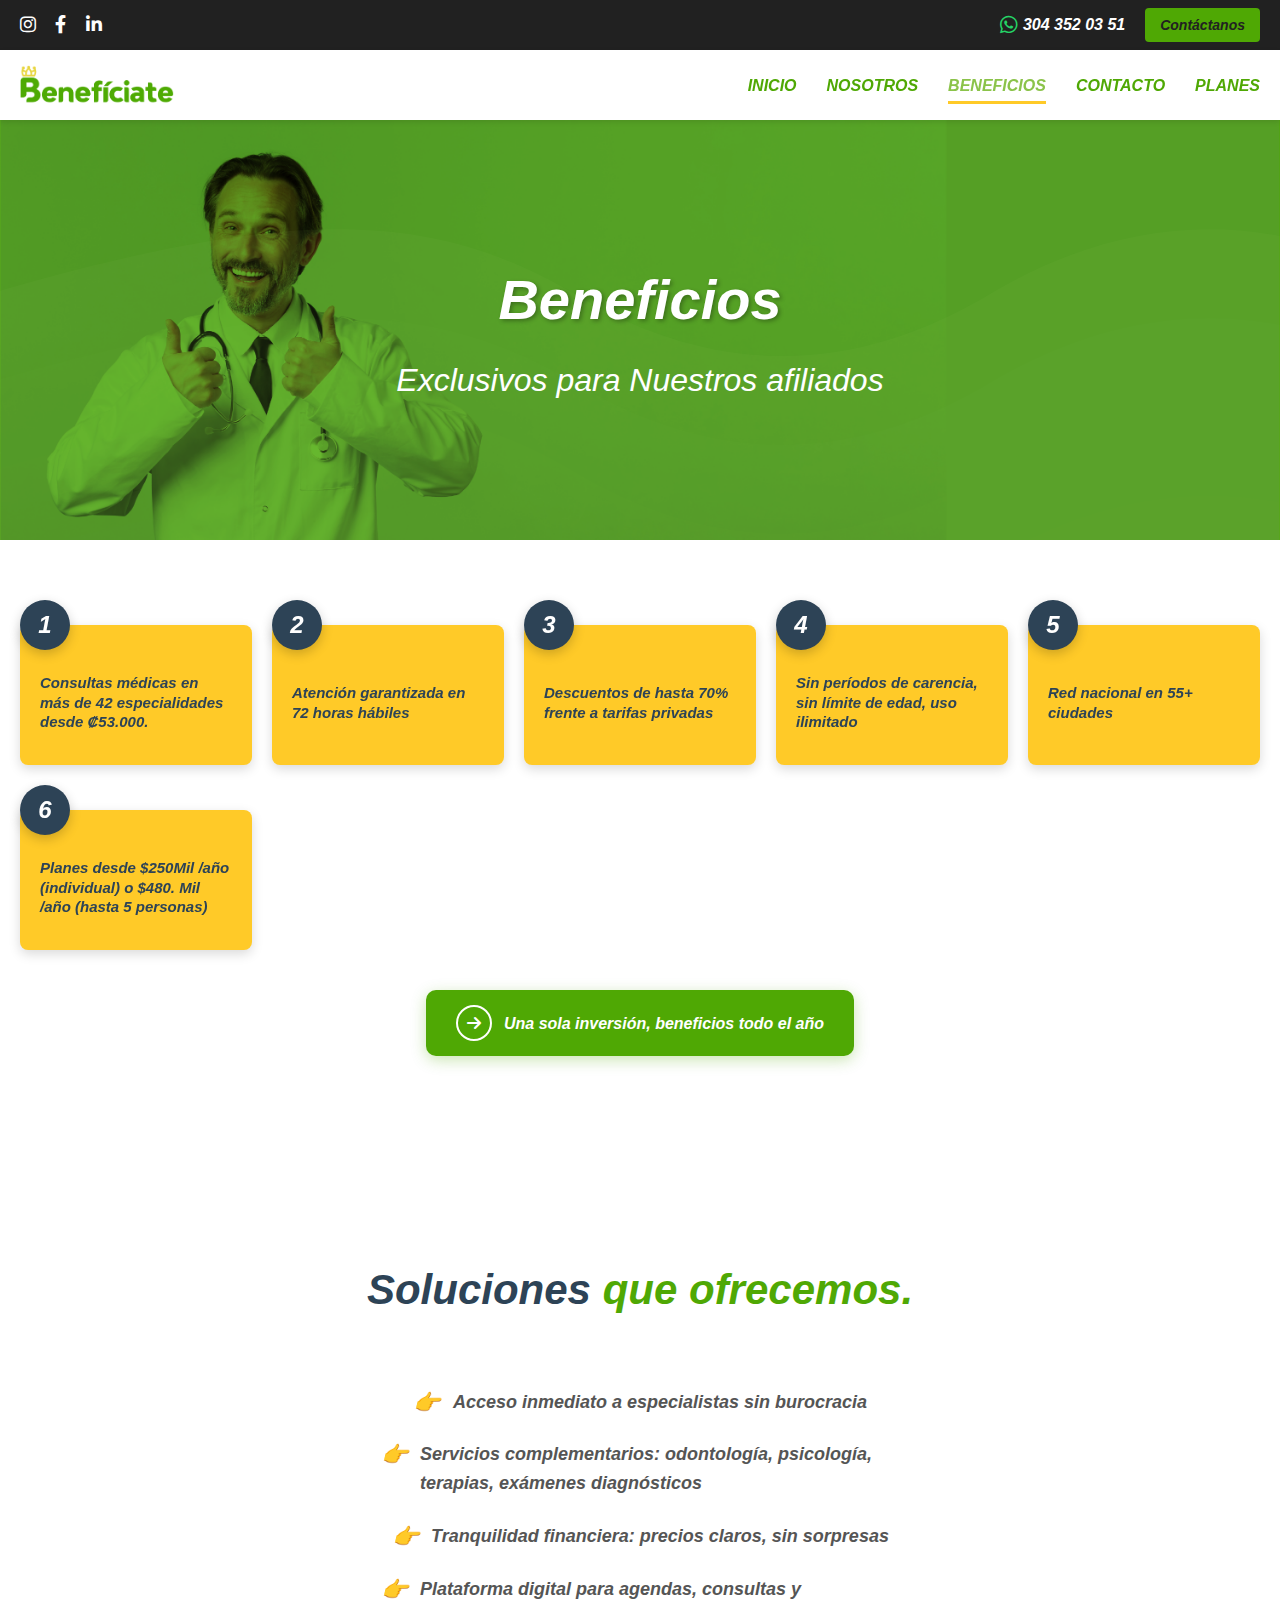
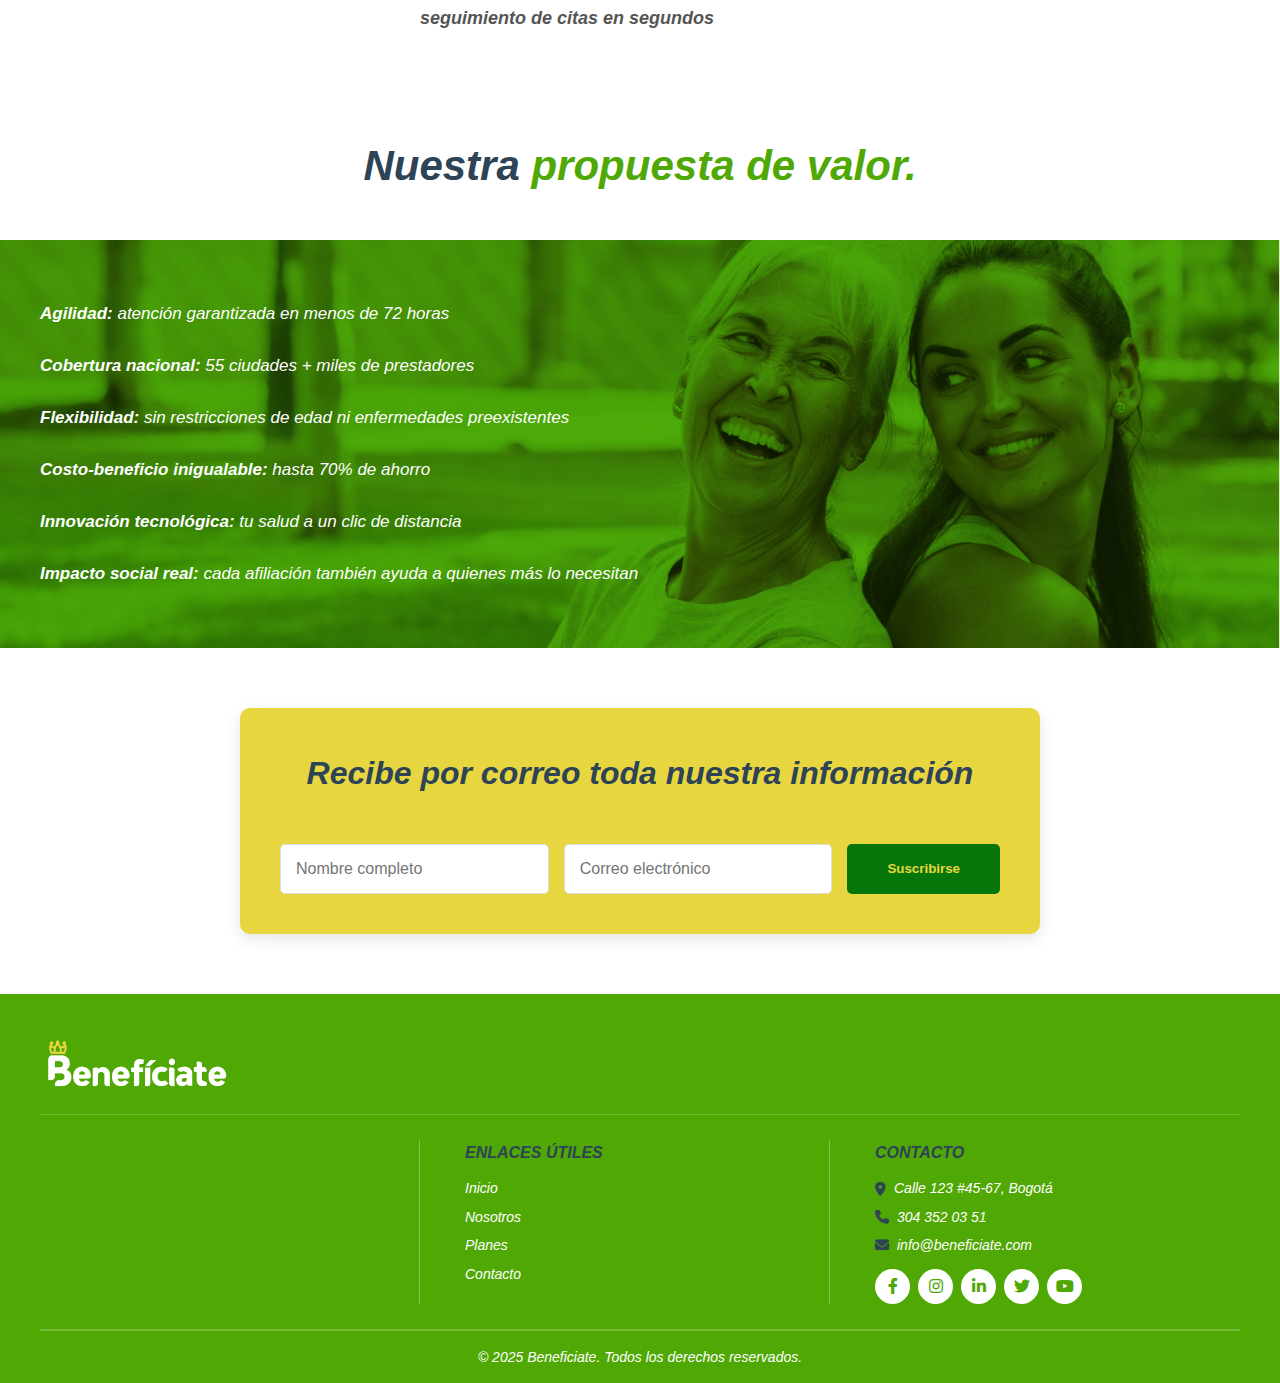
<file: beneficios.html>
<!DOCTYPE html>
<html lang="es">
<head>
    <meta charset="UTF-8">
    <meta name="viewport" content="width=device-width, initial-scale=1.0">
    <title>Beneficios - Beneficiate</title>
    <link rel="stylesheet" href="styles-beneficios.css">
    <link rel="stylesheet" href="https://cdnjs.cloudflare.com/ajax/libs/font-awesome/6.0.0-beta3/css/all.min.css">
</head>
<body>
    <!-- Barra superior con redes sociales y contacto -->
    <div class="top-bar">
        <div class="social-icons">
            <a href="#"><i class="fab fa-instagram"></i></a>
            <a href="#"><i class="fab fa-facebook-f"></i></a>
            <a href="#"><i class="fab fa-linkedin-in"></i></a>
        </div>
        <div class="contact-info">
            <a href="https://wa.me/573043520351" class="whatsapp-link">
                <i class="fab fa-whatsapp"></i> <strong><em>304 352 03 51</em></strong>
            </a>
            <a href="#contacto" class="contact-button"><em>Contáctanos</em></a>
        </div>
    </div>

    <!-- Barra de navegación -->
    <nav class="main-nav">
        <div class="logo">
            <img src="images/logo-beneficiate.png" alt="Beneficiate Logo">
        </div>
        <ul class="menu">
            <li><a href="Index.html">INICIO</a></li>
            <li><a href="Nosotros.html">NOSOTROS</a></li>
            <li><a href="#" class="active">BENEFICIOS</a></li>
            <li><a href="Contacto.html">CONTACTO</a></li>
            <li><a href="Planes.html">PLANES</a></li>
        </ul>
    </nav>

    <!-- Sección Hero -->
    <section class="hero">
        <div class="wave-background"></div>
        <img src="images/doctor-hero.png" alt="Contacto Beneficiate" class="hero-image">
        <div class="hero-content">
            <h1><em>Beneficios</em></h1>
            <h2><em>Exclusivos para Nuestros afiliados</em></h2>
        </div>
    </section>

    <!-- Timeline de Beneficios -->
    <section class="timeline-section">
        <div class="timeline-container">
            <div class="timeline-item">
                <div class="timeline-badge">1</div>
                <div class="timeline-content">
                    <h3>Consultas médicas en más de 42 especialidades desde ₡53.000.</h3>
                </div>
            </div>

            <div class="timeline-item">
                <div class="timeline-badge">2</div>
                <div class="timeline-content">
                    <h3>Atención garantizada en 72 horas hábiles</h3>
                </div>
            </div>

            <div class="timeline-item">
                <div class="timeline-badge">3</div>
                <div class="timeline-content">
                    <h3>Descuentos de hasta 70% frente a tarifas privadas</h3>
                </div>
            </div>

            <div class="timeline-item">
                <div class="timeline-badge">4</div>
                <div class="timeline-content">
                    <h3>Sin períodos de carencia, sin límite de edad, uso ilimitado</h3>
                </div>
            </div>

            <div class="timeline-item">
                <div class="timeline-badge">5</div>
                <div class="timeline-content">
                    <h3>Red nacional en 55+ ciudades</h3>
                </div>
            </div>

            <div class="timeline-item">
                <div class="timeline-badge">6</div>
                <div class="timeline-content">
                    <h3>Planes desde $250Mil /año (individual) o $480. Mil /año (hasta 5 personas)</h3>
            </div>
        </div>
        </div>
            
        <div class="timeline-cta">
            <a href="Planes.html" class="cta-button">
                <i class="fas fa-arrow-right"></i>
                Una sola inversión, beneficios todo el año
            </a>
        </div>

       
    </section>

   <!-- Sección Soluciones -->
    <section class="solutions-section">
        <div class="solutions-container">
            <h2>Soluciones <span class="green">que ofrecemos.</span></h2>
            <!-- Reemplaza cada solution-item para usar el emoji -->
<div class="solution-item">
  <span class="solution-icon" aria-hidden="true">👉</span>
  <p>Acceso inmediato a especialistas sin burocracia</p>
</div>

<div class="solution-item">
  <span class="solution-icon" aria-hidden="true">👉</span>
  <p>Servicios complementarios: odontología, psicología, terapias, exámenes diagnósticos</p>
</div>

<div class="solution-item">
  <span class="solution-icon" aria-hidden="true">👉</span>
  <p>Tranquilidad financiera: precios claros, sin sorpresas</p>
</div>

<div class="solution-item">
  <span class="solution-icon" aria-hidden="true">👉</span>
  <p>Plataforma digital para agendas, consultas y seguimiento de citas en segundos</p>
</div>
            </div>
        </div>
    </section>

    <!-- Sección Propuesta de Valor -->
    <h2 class="value-title">Nuestra <span class="green">propuesta de valor.</span></h2>
    <section class="value-proposition">
        
            <div class="value-container">
            <div class="value-content">
                
                
                <div class="value-list">
                    <div class="value-item">
                        
                        <p><strong>Agilidad:</strong> atención garantizada en menos de 72 horas</p>
                    </div>

                    <div class="value-item">
                        
                        <p><strong>Cobertura nacional: </strong>55 ciudades + miles de prestadores</p>
                    </div>

                    <div class="value-item">
                        
                        <p><strong>Flexibilidad:</strong> sin restricciones de edad ni enfermedades
preexistentes</p>
                    </div>

                    <div class="value-item">
                        
                        <p><strong>Costo-beneficio inigualable:</strong> hasta 70% de ahorro</p>
                    </div>

                    <div class="value-item">
                        
                        <p><strong>Innovación tecnológica:</strong> tu salud a un clic de distancia</p>
                    </div>

                    <div class="value-item">
                        
                        <p><strong>Impacto social real:</strong> cada afiliación también ayuda a quienes más
lo necesitan</p>
                    </div>
                </div>
            </div>

            <div class="value-image">
                <img src="images/value-proposition.png" alt="Propuesta de Valor">
            </div>
        </div>
    </section>

    <!-- Sección Contacto -->
    <section class="contacto-section">
        <div class="contacto-container">
            
            <div class="contacto-form-container">
                <form class="contacto-form">
                    <h2 class="contacto-title">Recibe por correo toda nuestra información</h2>
                    <input type="text" placeholder="Nombre completo" required>
                    <input type="email" placeholder="Correo electrónico" required>
                    <button type="submit" class="contacto-submit">Suscribirse</button>
                </form>
            </div>
        </div>
    </section>

    <!-- Footer -->
    <footer class="main-footer">
        <div class="footer-container">
            <div class="footer-logo">
                <img src="images/logo-beneficiate-white.png" alt="Beneficiate Logo">
                </div>
            
            <div class="footer-columns">
                <div class="footer-column">
                    
                </div>
                <div class="footer-column">
                    <h3>ENLACES ÚTILES</h3>
                    <ul>
                        <li><a href="#">Inicio</a></li>
                        <li><a href="#">Nosotros</a></li>
                        <li><a href="#">Planes</a></li>
                        <li><a href="#">Contacto</a></li>
                    </ul>
                </div>
                <div class="footer-column">
                    <h3>CONTACTO</h3>
                    <ul class="footer-contact">
                        <li><i class="fas fa-map-marker-alt"></i> Calle 123 #45-67, Bogotá</li>
                        <li><i class="fas fa-phone"></i> 304 352 03 51</li>
                        <li><i class="fas fa-envelope"></i> info@beneficiate.com</li>
                    </ul>
                    <div class="footer-social">
                        <a href="#"><i class="fab fa-facebook-f"></i></a>
                        <a href="#"><i class="fab fa-instagram"></i></a>
                        <a href="#"><i class="fab fa-linkedin-in"></i></a>
                        <a href="#"><i class="fab fa-twitter"></i></a>
                        <a href="#"><i class="fab fa-youtube"></i></a>
                    </div>
                </div>
            </div>
            
            <div class="footer-bottom">
                <p>&copy; 2025 Beneficiate. Todos los derechos reservados.</p>
            </div>
        </div>
    </footer>

   </body>
</html>
</file>
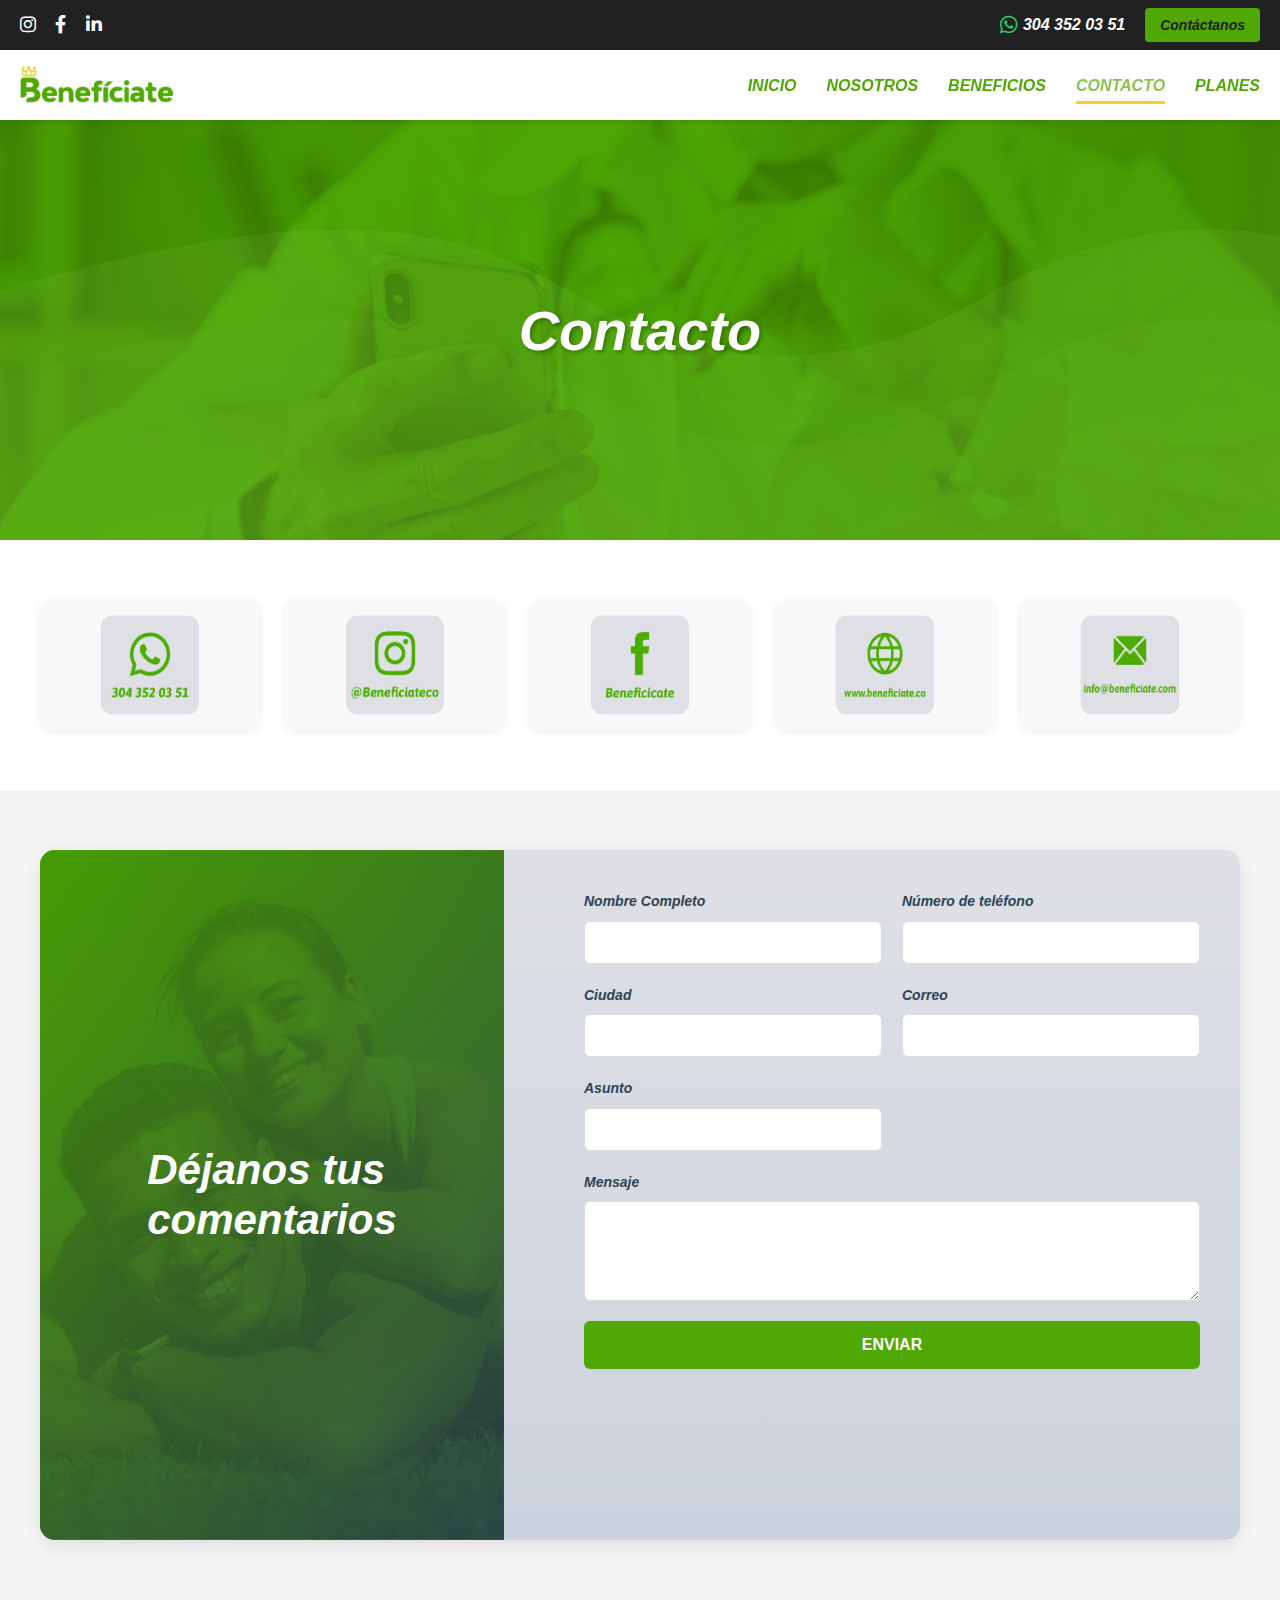
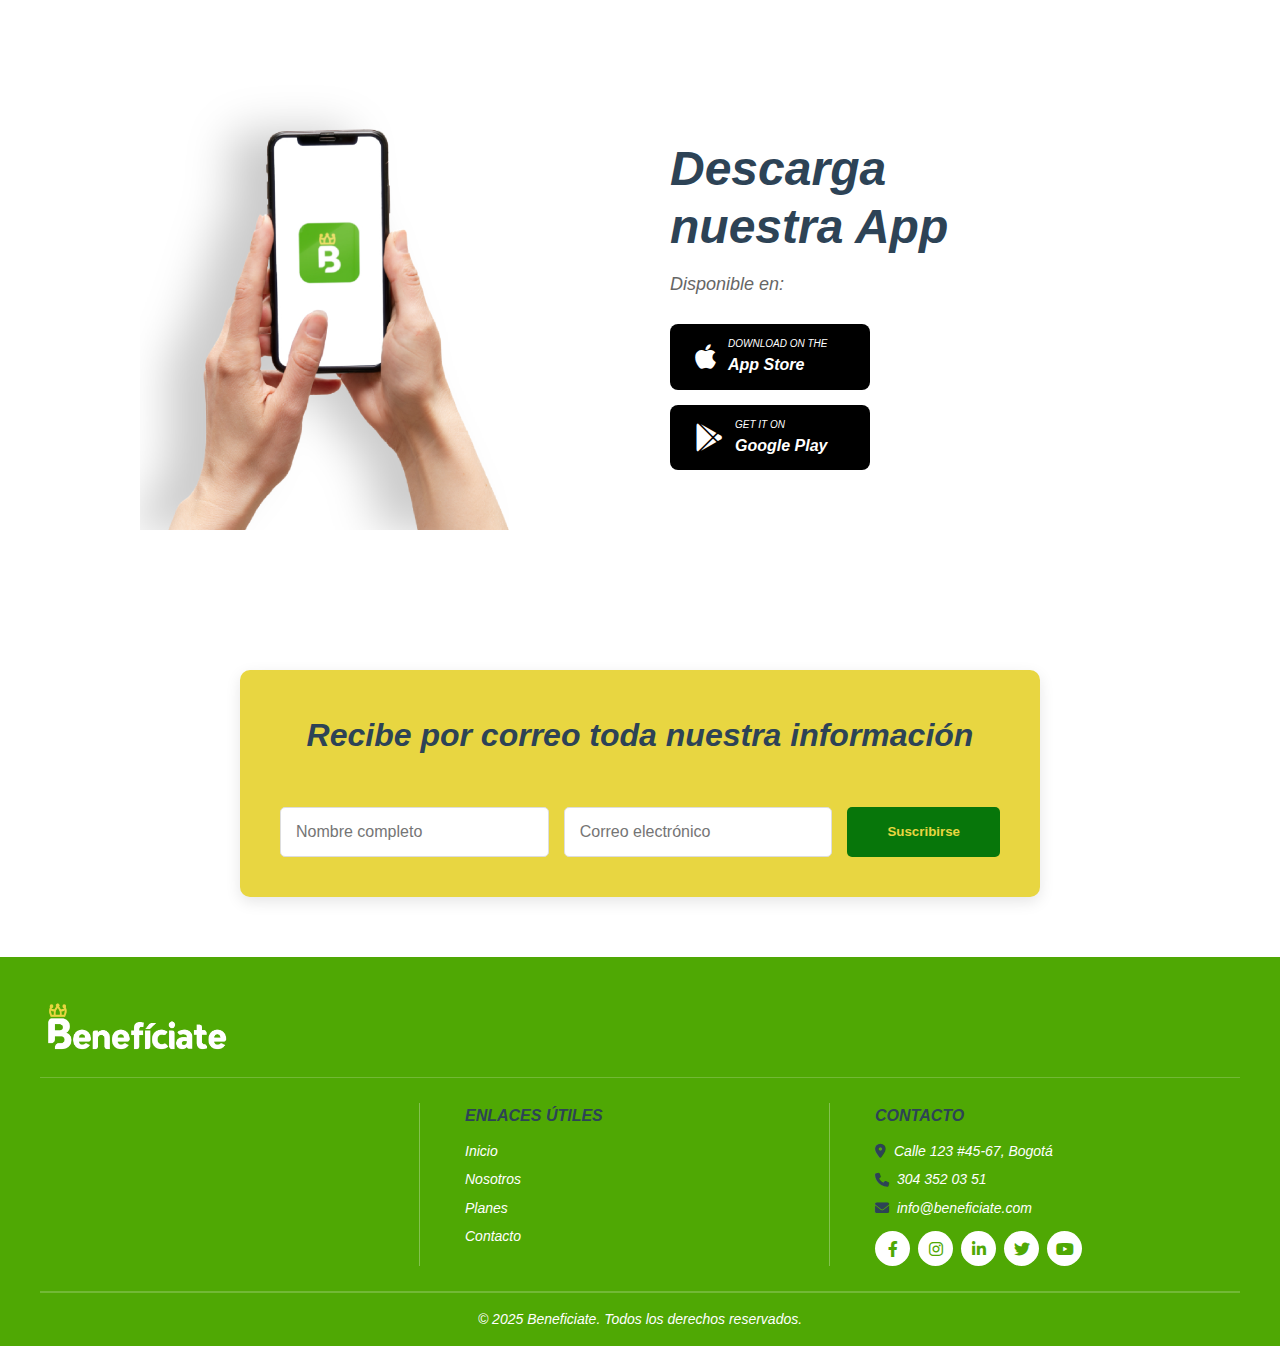
<file: contacto.html>
<!DOCTYPE html>
<html lang="es">
<head>
    <meta charset="UTF-8">
    <meta name="viewport" content="width=device-width, initial-scale=1.0">
    <title>Contacto - Beneficiate</title>
    <link rel="stylesheet" href="styles-contacto.css">
    <link rel="stylesheet" href="https://cdnjs.cloudflare.com/ajax/libs/font-awesome/6.0.0-beta3/css/all.min.css">
</head>
<body>
    <!-- Barra superior con redes sociales y contacto -->
    <div class="top-bar">
        <div class="social-icons">
            <a href="#"><i class="fab fa-instagram"></i></a>
            <a href="#"><i class="fab fa-facebook-f"></i></a>
            <a href="#"><i class="fab fa-linkedin-in"></i></a>
        </div>
        <div class="contact-info">
            <a href="https://wa.me/573043520351" class="whatsapp-link">
                <i class="fab fa-whatsapp"></i> <strong><em>304 352 03 51</em></strong>
            </a>
            <a href="#contacto" class="contact-button"><em>Contáctanos</em></a>
        </div>
    </div>

    <!-- Barra de navegación -->
    <nav class="main-nav">
        <div class="logo">
            <img src="images/logo-beneficiate.png" alt="Beneficiate Logo">
        </div>
        <ul class="menu">
            <li><a href="Index.html">INICIO</a></li>
            <li><a href="Nosotros.html">NOSOTROS</a></li>
            <li><a href="beneficios.html">BENEFICIOS</a></li>
            <li><a href="#" class="active">CONTACTO</a></li>
            <li><a href="Planes.html">PLANES</a></li>
        </ul>
    </nav>

    <!-- Sección Hero -->
    <section class="hero">
        <div class="wave-background"></div>
        <img src="images/contacto-hero.png" alt="Contacto Beneficiate" class="hero-image">
        <div class="hero-content">
            <h1><em>Contacto</em></h1>
        </div>
    </section>

    <!-- Sección Canales de Contacto -->
    <section class="contact-channels">
        <div class="channels-container">
            <a href="https://wa.me/573043520351" class="channel-card whatsapp" target="_blank">
                <div class="channel-icon">
                <img src="images/wicon.png" alt="Whatsapp" />
            </div>
            </a>

            <a href="https://instagram.com/beneficiate" class="channel-card instagram" target="_blank">
                <div class="channel-icon">
                <img src="images/igicon.png" alt="instagram" />
            </div>

            </a>

            <a href="https://facebook.com/beneficiate" class="channel-card facebook" target="_blank">
                <div class="channel-icon">
                <img src="images/fbicon.png" alt="Facebook" />
            </div>
            </a>

            <a href="#" class="channel-card web">
               <div class="channel-icon">
                <img src="images/webicon.png" alt="website" />
            </div>
            </a>

            <a href="mailto:info@beneficiate.com" class="channel-card email">
           <div class="channel-icon">
                <img src="images/emailicon.png" alt="Email" />
            </div>
            </a>
        </div>
    </section>

    <!-- Sección Formulario de Contacto -->
    <section class="form-section">
        <div class="form-container">
            <div class="form-image">
                <img src="images/formulario-image.png" alt="Familia feliz">
                <div class="form-overlay">
                    <h2>Déjanos tus<br>comentarios</h2>
                </div>
            </div>

            <div class="form-wrapper">
                <form class="contact-form" id="contactForm">
                    <div class="form-group">
                        <label for="nombre">Nombre Completo</label>
                        <input type="text" id="nombre" name="nombre" required>
                    </div>

                    <div class="form-group">
                        <label for="telefono">Número de teléfono</label>
                        <input type="tel" id="telefono" name="telefono" required>
                    </div>

                    <div class="form-group">
                        <label for="ciudad">Ciudad</label>
                        <input type="text" id="ciudad" name="ciudad" required>
                    </div>

                    <div class="form-group">
                        <label for="correo">Correo</label>
                        <input type="email" id="correo" name="correo" required>
                    </div>

                    <div class="form-group">
                        <label for="asunto">Asunto</label>
                        <input type="text" id="asunto" name="asunto" required>
                    </div>

                    <div class="form-group full-width">
                        <label for="mensaje">Mensaje</label>
                        <textarea id="mensaje" name="mensaje" rows="4" required></textarea>
                    </div>

                    <button type="submit" class="submit-btn">Enviar</button>
                </form>
            </div>
        </div>
    </section>

    <!-- Sección App -->
    <section class="app-section">
        <div class="app-container">
            <div class="app-image">
                <img src="images/app-mockup.png" alt="App Beneficiate">
            </div>
            <div class="app-content">
                <h2>Descarga<br>nuestra App</h2>
                <p>Disponible en:</p>
                <div class="app-buttons">
                    <a href="#" class="app-btn">
                        <i class="fab fa-apple"></i>
                        <div>
                            <span class="small">Download on the</span>
                            <span class="large">App Store</span>
                        </div>
                    </a>
                    <a href="#" class="app-btn">
                        <i class="fab fa-google-play"></i>
                        <div>
                            <span class="small">GET IT ON</span>
                            <span class="large">Google Play</span>
                        </div>
                    </a>
                </div>
            </div>
        </div>
    </section>
  <!-- Sección Contacto -->
    <section class="contacto-section">
        <div class="contacto-container">
                <div class="contacto-form-container">
                    <form class="contacto-form">
                    <h2 class="contacto-title">Recibe por correo toda nuestra información</h2>
                    <input type="text" placeholder="Nombre completo" required>
                    <input type="email" placeholder="Correo electrónico" required>
                    <button type="submit" class="contacto-submit">Suscribirse</button>
                </form>
            </div>
        </div>
    </section>

    <!-- Footer -->
    <footer class="main-footer">
        <div class="footer-container">
            <div class="footer-logo">
                <img src="images/logo-beneficiate-white.png" alt="Beneficiate Logo">
            </div>
            
            <div class="footer-columns">
                <div class="footer-column">
                    
                </div>
                <div class="footer-column">
                    <h3>ENLACES ÚTILES</h3>
                    <ul>
                        <li><a href="Index.html">Inicio</a></li>
                        <li><a href="Nosotros.html">Nosotros</a></li>
                        <li><a href="Planes.html">Planes</a></li>
                        <li><a href="Contacto.html">Contacto</a></li>
                    </ul>
                </div>
                <div class="footer-column">
                    <h3>CONTACTO</h3>
                    <ul class="footer-contact">
                        <li><i class="fas fa-map-marker-alt"></i> Calle 123 #45-67, Bogotá</li>
                        <li><i class="fas fa-phone"></i> 304 352 03 51</li>
                        <li><i class="fas fa-envelope"></i> info@beneficiate.com</li>
                    </ul>
                    <div class="footer-social">
                        <a href="#"><i class="fab fa-facebook-f"></i></a>
                        <a href="#"><i class="fab fa-instagram"></i></a>
                        <a href="#"><i class="fab fa-linkedin-in"></i></a>
                        <a href="#"><i class="fab fa-twitter"></i></a>
                        <a href="#"><i class="fab fa-youtube"></i></a>
                    </div>
                </div>
            </div>
            
            <div class="footer-bottom">
                <p>&copy; 2025 Beneficiate. Todos los derechos reservados.</p>
            </div>
        </div>
    </footer>

    <script>
        // Manejo del formulario
        document.getElementById('contactForm').addEventListener('submit', function(e) {
            e.preventDefault();
            
            // Aquí puedes agregar la lógica para enviar el formulario
            alert('¡Gracias por contactarnos! Te responderemos pronto.');
            this.reset();
        });
    </script>
</body>
</html>
</file>
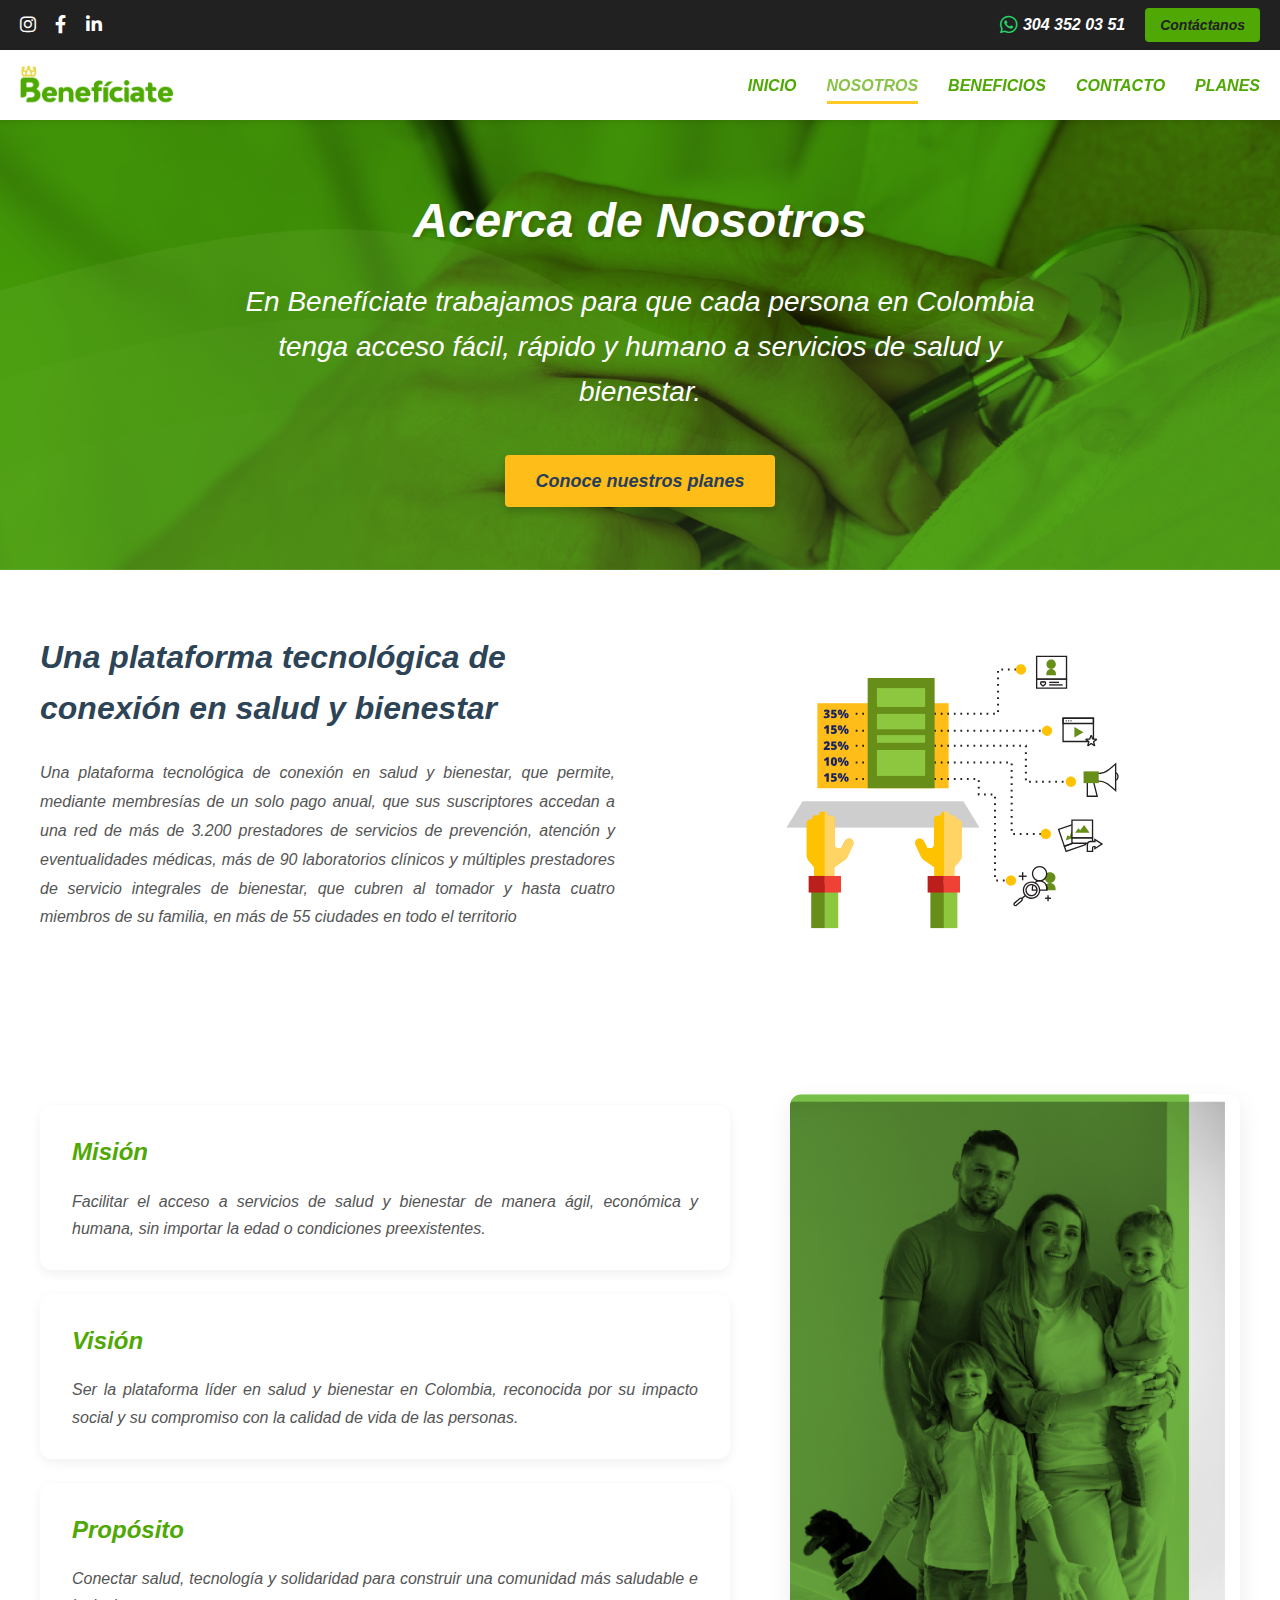
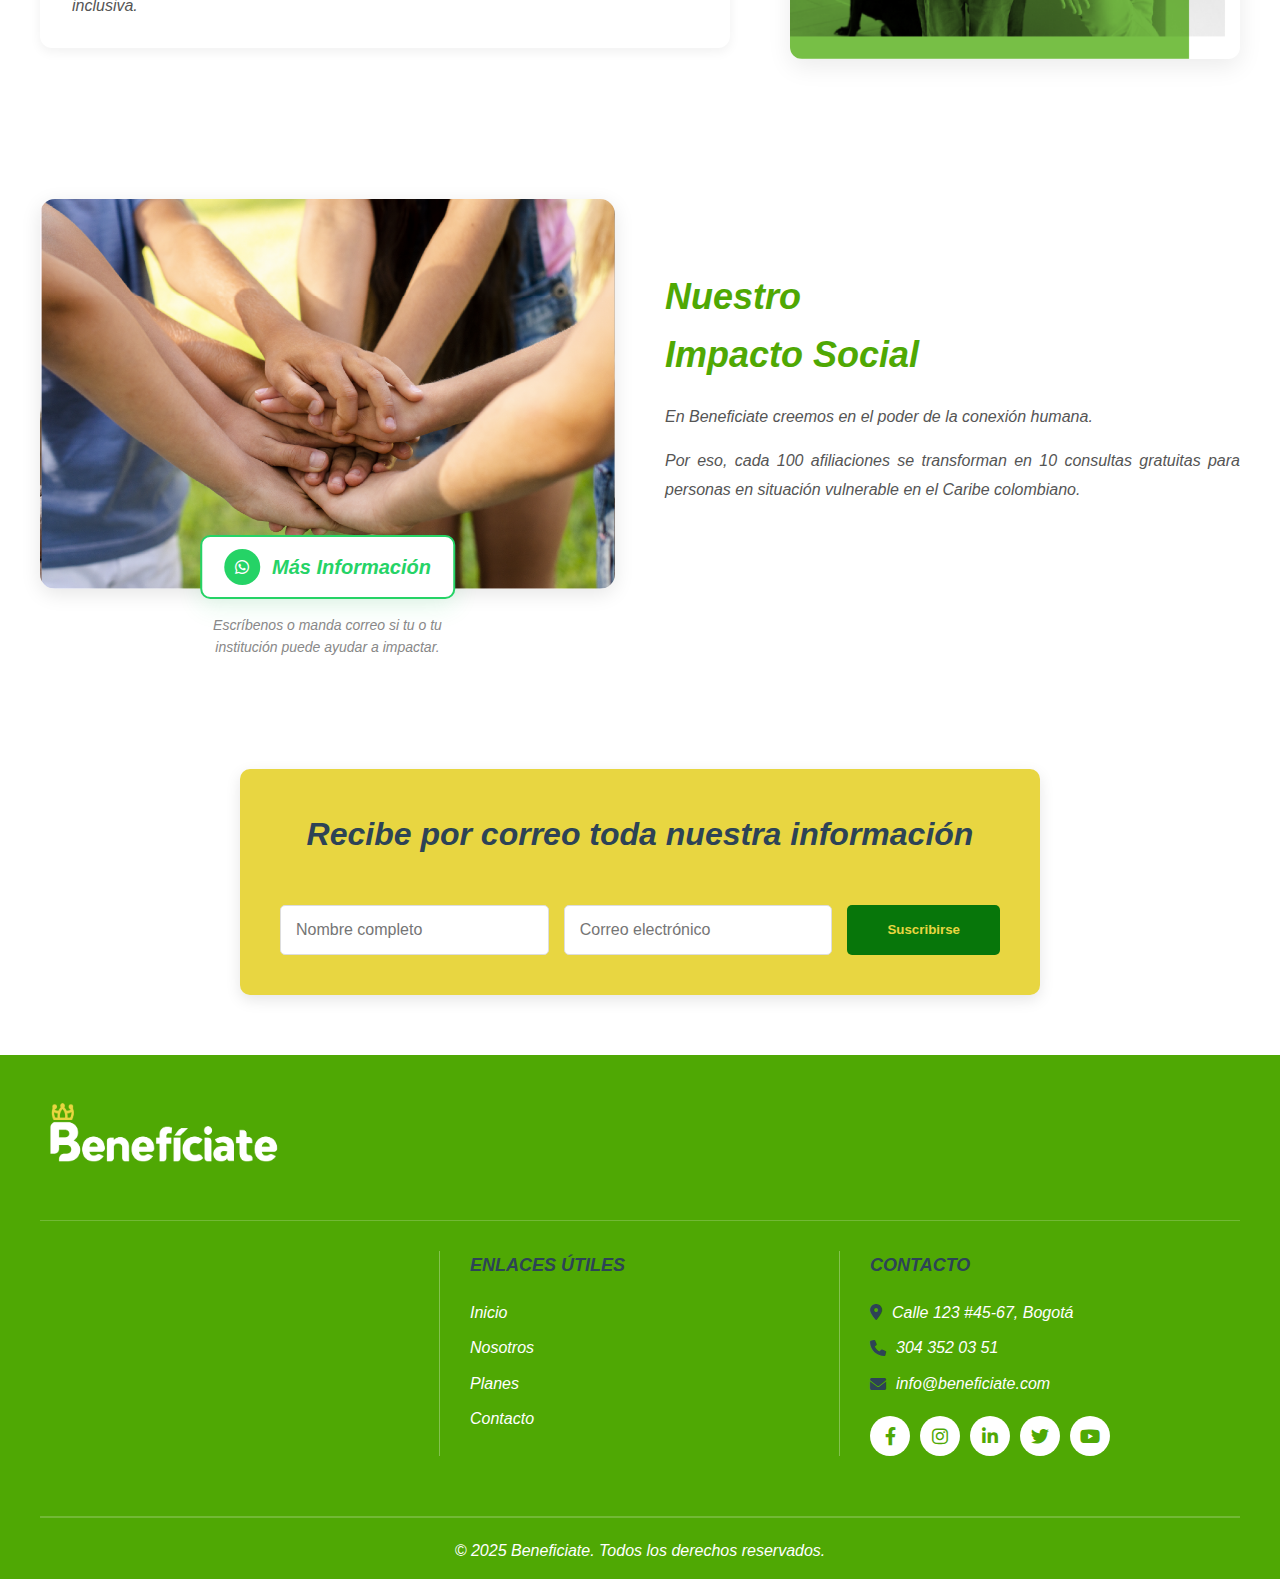
<file: Nosotros.html>
<!DOCTYPE html>
<html lang="es">
<head>
    <meta charset="UTF-8">
    <meta name="viewport" content="width=device-width, initial-scale=1.0">
    <title>Beneficiate - Protege a los que más quieres</title>
    <link rel="stylesheet" href="styles-nosotros.css">
    <link rel="stylesheet" href="https://cdnjs.cloudflare.com/ajax/libs/font-awesome/6.0.0-beta3/css/all.min.css">
</head>
<body>
    <!-- Barra superior con redes sociales y contacto -->
    <div class="top-bar">
        <div class="social-icons">
            <a href="#"><i class="fab fa-instagram"></i></a>
            <a href="#"><i class="fab fa-facebook-f"></i></a>
            <a href="#"><i class="fab fa-linkedin-in"></i></a>
        </div>
        <div class="contact-info">
            <a href="https://wa.me/573043520351" class="whatsapp-link">
                <i class="fab fa-whatsapp"></i> <strong><em>304 352 03 51</em></strong>
            </a>
            <a href="#contacto" class="contact-button"><em>Contáctanos</em></a>
        </div>
    </div>

    <!-- Barra de navegación -->
    <nav class="main-nav">
        <div class="logo">
            <img src="images/logo-beneficiate.png" alt="Beneficiate Logo">
            
        </div>
        <ul class="menu">
            <li><a href="Index.html">INICIO</a></li>
            <li><a href="#"class="active">NOSOTROS</a></li>
            <li><a href="beneficios.html">BENEFICIOS</a></li>
            <li><a href="contacto.html">CONTACTO</a></li>
            <li><a href="Planes.html">PLANES</a></li>
        </ul>
    </nav>

    <!-- Sección Hero -->
    <section class="hero">
        <div class="wave-background"></div>
        <img src="images/acerca de nostros.png" alt="fondo beneficiate" class="hero-image"> 
        <div class="hero-content">
            <h1><em>Acerca de Nosotros</em></h1>
            <h2><em>En Benefíciate trabajamos para que cada persona en Colombia
tenga acceso fácil, rápido y humano a servicios de salud y bienestar.</em></h2>
            <a href="Planes.html" class="cta-button">Conoce nuestros planes</a>
        </div>
        
    </section>

    <!-- Sección nosotros -->
<section class="platform-section">
        <div class="platform-container">
            <div class="platform-text">
                <h2>Una plataforma tecnológica de conexión en salud y bienestar</h2>
                <p>Una plataforma tecnológica de conexión en
salud y bienestar, que permite, mediante
membresías de un solo pago anual, que sus
suscriptores accedan a una red de más de
3.200 prestadores de servicios de prevención,
atención y eventualidades médicas, más de
90 laboratorios clínicos y múltiples
prestadores de servicio integrales de
bienestar, que cubren al tomador y hasta
cuatro miembros de su familia, en más de 55
ciudades en todo el territorio</p>
            </div>
            <div class="platform-image">
                <img src="images/acerca de nosotros.svg" alt="Plataforma Beneficiate">
            </div>
        </div>
    </section>

    <!-- Sección Valores -->
    <section class="valores-section">
      <div class="valores-wrapper">
        <div class="valores-image">
          <img src="images/valores-image.png" alt="Nuestros valores">
        </div>

        <div class="valores-container">
            <div class="valor-card">
                <h3>Misión</h3>
                <p>Facilitar el acceso a servicios de
    salud y bienestar de manera ágil,
    económica y humana, sin importar
    la edad o condiciones
    preexistentes.</p>
            </div>
            <div class="valor-card">
                <h3>Visión</h3>
                <p>Ser la plataforma líder en salud y
    bienestar en Colombia, reconocida
    por su impacto social y su
    compromiso con la calidad de vida
    de las personas.</p>
            </div>
            <div class="valor-card">
                <h3>Propósito</h3>
                <p>Conectar salud, tecnología y solidaridad
    para construir una comunidad más
    saludable e inclusiva.</p>
            </div>
        </div>
      </div>
    </section>
    <!-- Sección Impacto Social -->
    <section class="impacto-section">
        <div class="impacto-container">
            <div class="impacto-image">
                <img src="images/impacto social.png" alt="Impacto Social">
                <div class="whatsapp-cta">
              <a href="https://wa.me/573043520351" class="wa-btn" target="_blank" rel="noopener">
                <span class="wa-icon"><i class="fab fa-whatsapp" aria-hidden="true"></i></span>
                <span class="wa-text">Más Información</span>
                </a>
                <p style="margin-top: 15px; font-size: 14px; color: #888;">
                    Escríbenos o manda correo si tu o tu institución puede ayudar a impactar.
                </p>
            </div>
            </div>

            <div class="impacto-text">
                <h3 class="impacto-title">
                    <span class="green">Nuestro</span><br>
                    <span class="green">Impacto Social</span>
                </h3>
                <p>En Beneficiate creemos en el poder de la conexión humana.</p>
                <p>Por eso, cada 100 afiliaciones se transforman
                    en 10 consultas gratuitas para personas en
                    situación vulnerable en el Caribe colombiano.</p>
                              
            </div>
        </div>
    </section>
    <!-- Sección Contacto -->
    <section class="contacto-section">
        <div class="contacto-container">
            
            <div class="contacto-form-container">
                <form class="contacto-form">
                  <h2 class="contacto-title">Recibe por correo toda nuestra información</h2>
                    <input type="text" placeholder="Nombre completo" required>
                    <input type="email" placeholder="Correo electrónico" required>
                    <button type="submit" class="contacto-submit">Suscribirse</button>
                </form>
            </div>
        </div>
    </section>

    <!-- Footer -->
    <footer class="main-footer">
        <div class="footer-container">
            <div class="footer-logo">
                <img src="images/logo-beneficiate-white.png" alt="Beneficiate Logo">
                </div>
            
            <div class="footer-columns">
                <div class="footer-column">
                    
                </div>
                <div class="footer-column">
                    <h3>ENLACES ÚTILES</h3>
                    <ul>
                        <li><a href="#">Inicio</a></li>
                        <li><a href="#">Nosotros</a></li>
                        <li><a href="#">Planes</a></li>
                        <li><a href="#">Contacto</a></li>
                    </ul>
                </div>
                <div class="footer-column">
                    <h3>CONTACTO</h3>
                    <ul class="footer-contact">
                        <li><i class="fas fa-map-marker-alt"></i> Calle 123 #45-67, Bogotá</li>
                        <li><i class="fas fa-phone"></i> 304 352 03 51</li>
                        <li><i class="fas fa-envelope"></i> info@beneficiate.com</li>
                    </ul>
                    <div class="footer-social">
                        <a href="#"><i class="fab fa-facebook-f"></i></a>
                        <a href="#"><i class="fab fa-instagram"></i></a>
                        <a href="#"><i class="fab fa-linkedin-in"></i></a>
                        <a href="#"><i class="fab fa-twitter"></i></a>
                        <a href="#"><i class="fab fa-youtube"></i></a>
                    </div>
                </div>
            </div>
            
            <div class="footer-bottom">
                <p>&copy; 2025 Beneficiate. Todos los derechos reservados.</p>
            </div>
        </div>
    </footer>

    
</body>
</html>
</file>
<file: styles-beneficios.css>
* {
    margin: 0;
    padding: 0;
    box-sizing: border-box;
}

:root {
    --beneficiate-green: #4fa804;
    --green-hover: #6dc408;
    --dark-blue: #2D4356;
    --yellow: #FFCA28;
    --light-gray: #f5f5f5;
    --dark-bg: #212121;
    --whatsapp: #25D366;
    --white: #ffffff;
    --transition: all 0.3s ease;
}

body {
    font-family: 'Asap', sans-serif;
    font-style: italic;
    overflow-x: hidden;
    line-height: 1.6;
}

a {
    text-decoration: none;
    color: inherit;
}

img {
    max-width: 100%;
    height: auto;
    display: block;
}

/* ========== BARRA SUPERIOR ========== */
.top-bar {
    background-color: var(--dark-bg);
    color: var(--white);
    display: flex;
    justify-content: space-between;
    align-items: center;
    padding: 8px 20px;
}

.social-icons a {
    color: var(--white);
    margin-right: 15px;
    font-size: 18px;
    transition: var(--transition);
}

.social-icons a:hover {
    color: var(--beneficiate-green);
}

.contact-info {
    display: flex;
    align-items: center;
    gap: 20px;
}

.whatsapp-link {
    color: var(--white);
    display: flex;
    align-items: center;
    gap: 5px;
}

.whatsapp-link i {
    color: var(--whatsapp);
    font-size: 20px;
}

.contact-button {
    background-color: var(--beneficiate-green);
    color: var(--dark-bg);
    padding: 6px 15px;
    border-radius: 4px;
    font-weight: bold;
    font-size: 14px;
    transition: var(--transition);
}

.contact-button:hover {
    background-color: var(--green-hover);
    transform: translateY(-2px);
}

/* ========== NAVEGACIÓN ========== */
.main-nav {
    display: flex;
    justify-content: space-between;
    align-items: center;
    padding: 15px 20px;
    background-color: var(--white);
    box-shadow: 0 2px 5px rgba(0,0,0,0.1);
    position: sticky;
    top: 0;
    z-index: 100;
}

.logo img {
    height: 40px;
}

.menu {
    display: flex;
    list-style: none;
    gap: 30px;
}

.menu a {
    color: var(--beneficiate-green);
    font-weight: bold;
    padding-bottom: 5px;
    transition: var(--transition);
    position: relative;
}

.menu a:hover {
    color: var(--green-hover);
}

.menu a.active {
    color: #8BC34A;
}

.menu a.active::after {
    content: '';
    position: absolute;
    bottom: -5px;
    left: 0;
    width: 100%;
    height: 3px;
    background-color: var(--yellow);
}

/* ========== HERO ========== */
.hero {
    position: relative;
    background-color: var(--beneficiate-green);
    height: 420px;
    display: flex;
    align-items: center;
    justify-content: center;
    overflow: hidden;
}

.wave-background {
    position: absolute;
    inset: 0;
    background-image: url('images/wave-pattern.svg');
    background-size: cover;
    opacity: 0.1;
    z-index: 1;
}

.hero-image {
    position: absolute;
    width: 100%;
    height: 100%;
    object-fit: cover;
    z-index: 0;
}

.hero-content {
    text-align: center;
    color: var(--white);
    z-index: 2;
}

.hero h1 {
    font-size: clamp(32px, 5vw, 56px);
    font-weight: bold;
    text-shadow: 2px 2px 4px rgba(0,0,0,0.3);
    margin-bottom: 10px;
}

.hero h2 {
    font-size: clamp(20px, 3vw, 32px);
    font-weight: 300;
}

/* Sección Timeline principal */
.timeline-section {
  padding: 60px 20px;
  background: var(--white);
}

/* Contenedor con grid para los items */
.timeline-container {
  max-width: 1400px;
  margin: 0 auto;
  display: grid;
  grid-template-columns: repeat(5, 1fr);
  gap: 20px;
  position: relative;
}

/* Cada ítem de timeline */
.timeline-item {
  display: flex;
  flex-direction: column;
  align-items: flex-start;
  text-align: left;
  position: relative;
}

/* Badge universal */
.timeline-badge {
  width: 50px;
  height: 50px;
  border-radius: 50%;
  background: var(--dark-blue);
  color: var(--white);
  display: flex;
  align-items: center;
  justify-content: center;
  font-size: 24px;
  font-weight: bold;
  margin-bottom: -25px;
  box-shadow: 0 4px 12px rgba(0,0,0,0.2);
  flex-shrink: 0;
  position: relative;
  z-index: 2;
}

/* Caja de contenido universal */
.timeline-content {
  background: var(--yellow);
  padding: 35px 20px 20px 20px;
  border-radius: 8px;
  min-height: 140px;
  display: flex;
  align-items: center;
  justify-content: center;
  box-shadow: 0 4px 12px rgba(0,0,0,0.15);
  width: 100%;
  transition: all 0.3s ease;
}
.timeline-content:hover {
  transform: translateY(-5px);
  box-shadow: 0 6px 20px rgba(0,0,0,0.2);
}
.timeline-content h3 {
  color: var(--dark-blue);
  font-size: clamp(13px, 1.2vw, 15px);
  font-weight: bold;
  line-height: 1.3;
}

/* ----------- Responsive ----------- */
@media (max-width: 1024px) {
  .timeline-container {
    display: flex;
    flex-wrap: wrap;
    justify-content: center;
  }
  .timeline-item {
    flex: 0 0 calc(33.333% - 20px);
    margin-bottom: 30px;
  }
}

@media (max-width: 768px) {
  .timeline-item {
    flex: 0 0 calc(50% - 20px);
  }
}

@media (max-width: 600px) {
  .timeline-item {
    flex: 0 0 100%;
  }
  .timeline-content {
    padding: 25px 10px 10px 10px;
    min-height: 100px;
  }
}

/* Mejoras de animación para performance/facilidad */
.timeline-badge, .timeline-content {
  will-change: transform;
}

/* ========== CTA BUTTON ========== */
.timeline-cta {
    text-align: center;
    margin: 40px 0;
}

.cta-button {
    display: inline-flex;
    align-items: center;
    gap: 12px;
    background: var(--beneficiate-green);
    color: var(--white);
    padding: 15px 30px;
    border-radius: 10px;
    font-size: 16px;
    font-weight: bold;
    transition: var(--transition);
    box-shadow: 0 4px 15px rgba(79, 168, 4, 0.3);
}

.cta-button:hover {
    background: var(--green-hover);
    transform: translateY(-3px);
    box-shadow: 0 6px 20px rgba(79, 168, 4, 0.4);
}

.cta-button i {
    width: 36px;
    height: 36px;
    border: 2px solid var(--white);
    border-radius: 50%;
    display: flex;
    align-items: center;
    justify-content: center;
    font-size: 16px;
    transition: var(--transition);
}

.cta-button:hover i {
    background: var(--white);
    color: var(--beneficiate-green);
    transform: translateX(3px);
}

/* ========================================
   SECCIÓN SOLUCIONES
   ======================================== */
/* Centrar el bloque de texto de la sección "Soluciones" en la página */
.solutions-section .solutions-container {
  max-width: 1100px;
  margin: 0 auto;
  padding: 40px 20px;
  text-align: center;               /* centra el título y texto del contenedor */
  display: flex;
  flex-direction: column;
  align-items: center;
  gap: 24px;
}

/* Ajustar la lista de items para que se centre y mantenga grid/responsive */
.solutions-section .solutions-list {
  display: flex;
  flex-wrap: wrap;
  justify-content: center;         /* centra las tarjetas/elementos */
  gap: 18px;
  width: 100%;
}
.solutions-section {
    padding: 60px 20px;
    background: white;
}

.solutions-container {
    max-width: 1000px;
    margin: 0 auto;
}

.solutions-container h2 {
    color: var(--dark-blue);
    font-size: 42px;
    font-weight: bold;
    text-align: center;
    margin-bottom: 40px;
}

.solutions-container h2 .green {
    color: var(--beneficiate-green);
}

/* Asegura que el emoji quede alineado en el borde superior del texto */
.solutions-list { /* si no existe, asegura que los items se muestren en columna/filas */
  display: flex;
  flex-wrap: wrap;
  gap: 18px;
}

.solution-item {
  display: flex;
  align-items: flex-start;
  gap: 12px;
  max-width: 520px;
  box-sizing: border-box;
  text-align: left;  
}

.solution-item i {
    color: var(--beneficiate-green);
    font-size: 28px;
    flex-shrink: 0;
    margin-top: 5px;
}
.solution-icon {
  font-size: 22px;           /* ajusta tamaño del emoji */
  line-height: 1;
  margin-top: 4px;           /* pequeño ajuste vertical si hace falta */
  display: inline-flex;
  align-items: center;
  justify-content: center;
  width: 28px;
  flex: 0 0 28px;
}
.solution-item p {
    color: #555;
    font-size: 18px;
    line-height: 1.6;
}
.solutions-section .solution-item p,
.solutions-section .solutions-container p {
  font-weight: 700; /* texto en bold */
}
/* ========================================
    PROPUESTA DE VALOR - CON IMAGEN DE FONDO
   ======================================== */
.value-proposition {
    padding: 60px 20px;
    position: relative;
    overflow: hidden;
    /* Removemos el gradiente ya que usaremos la imagen de fondo */
}

/* Imagen de fondo ajustada */
.value-proposition::before {
    content: '';
    position: absolute;
    top: 0;
    left: 0;
    width: 100%;
    height: 100%;
    background-image: url('images/value-proposition.png');
    background-size: cover;
    background-position: center;
    background-repeat: no-repeat;
    opacity: 1; /* Ajusta la opacidad para que el texto sea legible */
    z-index: 0;
}

/* Overlay de gradiente sobre la imagen (opcional, para mejor legibilidad) */
.value-proposition::after {
    content: '';
    position: absolute;
    top: 0;
    left: 0;
    width: 100%;
    height: 100%;
    background: linear-gradient(135deg, var(--beneficiate-green) 0%, #6dc408 100%);
    opacity: 0.1; /* Ajusta para ver más o menos la imagen de fondo */
    z-index: 1;
}
/* Título fuera del contenedor */
.value-title {
    color: var(--dark-blue);
    font-size: 42px;
    font-weight: bold;
    text-align: center;
    margin-bottom: 40px;
    position: relative;
    z-index: 2;
}

.value-title .green {
    color: var(--beneficiate-green);
}
.value-container {
    max-width: 1200px;
    margin: 0 auto;
    display: grid;
    grid-template-columns: 1fr;
    gap: 60px;
    align-items: center;
    position: relative;
    z-index: 2; /* Asegura que el contenido esté sobre el fondo */
}



.value-list {
    display: flex;
    flex-direction: column;
    gap: 25px;
}

.value-item {
    display: flex;
    align-items: flex-start;
    gap: 20px;
}

.value-item i {
    color: var(--yellow);
    font-size: 32px;
    flex-shrink: 0;
    margin-top: 5px;
}

.value-item p {
    color: white;
    font-size: 17px;
    line-height: 1.6;
}

.value-item strong {
    font-weight: bold;
}

/* Ocultamos el contenedor de imagen ya que ahora es el fondo */
.value-image {
    display: none;
}

/* ========================================
   RESPONSIVE DESIGN - VALOR
   ======================================== */

@media (max-width: 900px) {
    .value-container {
        grid-template-columns: 1fr;
    }

   .value-title {
        font-size: 32px;
    }
}

@media (max-width: 768px) {
    .value-title {
        font-size: 28px;
    }

    .value-item p {
        font-size: 16px;
    }
}
/* ========================================
  SECCIÓN CONTACTO
   ======================================== */
.contacto-section {
    padding: 60px 20px;
    background-color: #FFF;
}

.contacto-container {
    max-width: 800px;
    margin: 0 auto;
    text-align: center;
}

.contacto-title {
    color: #2D4356;
    font-size: 32px;
    margin-bottom: 30px;
}

.contacto-form-container {
    background-color: #e8d641;
    border-radius: 10px;
    padding: 40px;
    box-shadow: 0 5px 15px rgba(0,0,0,0.1);
}

.contacto-form {
    display: flex;
    flex-wrap: wrap;
    gap: 15px;
    justify-content: center;
}

.contacto-form input {
    flex: 1;
    min-width: 250px;
    padding: 15px;
    border: 1px solid #ddd;
    border-radius: 5px;
    font-size: 16px;
}

.contacto-submit {
    background-color: #07760a;
    color: #e8d641;
    border: none;
    padding: 15px 40px;
    border-radius: 5px;
    font-weight: bold;
    cursor: pointer;
    transition: all 0.3s ease;
}

.contacto-submit:hover {
    background-color: #8BC34A;
    color: white;
}

/* ========================================
   FOOTER
   ======================================== */
.main-footer {
    background-color: var(--beneficiate-green);
    color: white;
    padding: 40px 20px 15px;
}

.footer-container {
    max-width: 1200px;
    margin: 0 auto;
}

.footer-logo {
    display: flex;
    align-items: center;
    margin-bottom: 25px;
}

.footer-logo img {
    height: 55px;
    width: auto;
    display: block;
}

.footer-columns {
    display: flex;
    flex-wrap: wrap;
    justify-content: space-between;
    gap: 30px;
    border-top: 1px solid rgba(255,255,255,0.2);
    border-bottom: 1px solid rgba(255,255,255,0.2);
    padding: 25px 0;
}

.footer-column {
    flex: 1;
    min-width: 200px;
    padding: 0 15px;
    position: relative;
}

.footer-column:not(:last-child)::after {
    content: '';
    position: absolute;
    top: 0;
    right: 0;
    width: 1px;
    height: 100%;
    background-color: rgba(255,255,255,0.3);
}

.footer-column h3 {
    font-size: 16px;
    margin-bottom: 12px;
    color: var(--dark-blue);
}

.footer-column ul {
    list-style: none;
}

.footer-column ul li {
    margin-bottom: 6px;
    font-size: 14px;
}

.footer-column ul li a {
    color: white;
    transition: all 0.3s ease;
}

.footer-column ul li a:hover {
    color: var(--dark-blue);
}

.footer-contact li {
    display: flex;
    align-items: center;
    font-size: 14px;
}

.footer-contact li i {
    margin-right: 8px;
    color: var(--dark-blue);
    font-size: 14px;
}

.footer-social {
    display: flex;
    margin-top: 12px;
    gap: 8px;
}

.footer-social a {
    width: 35px;
    height: 35px;
    background-color: white;
    border-radius: 50%;
    display: flex;
    align-items: center;
    justify-content: center;
    transition: all 0.3s ease;
}

.footer-social a i {
    color: var(--beneficiate-green);
    font-size: 16px;
}

.footer-social a:hover {
    background-color: var(--dark-blue);
}

.footer-social a:hover i {
    color: white;
}

.footer-bottom {
    border-top: 1px solid rgba(255,255,255,0.2);
    padding-top: 15px;
    text-align: center;
    font-size: 14px;
}

/* ========================================
   RESPONSIVE DESIGN
   ======================================== */

@media (max-width: 900px) {
    .hero h1 {
        font-size: 42px;
    }

    .form-container {
        grid-template-columns: 1fr;
    }

    .form-image {
        min-height: 250px;
    }

    .form-overlay h2 {
        font-size: 32px;
    }

    .app-container {
        flex-direction: column;
        gap: 40px;
    }

    .app-content h2 {
        font-size: 36px;
    }
}

@media (max-width: 768px) {
    .top-bar {
        flex-direction: column;
        padding: 10px;
    }

    .social-icons {
        margin-bottom: 10px;
    }

    .main-nav {
        flex-direction: column;
        padding: 10px;
    }

    .logo {
        margin-bottom: 15px;
    }

    .menu {
        flex-wrap: wrap;
        justify-content: center;
    }

    .menu li {
        margin: 5px 10px;
    }

    .channels-container {
        grid-template-columns: repeat(auto-fit, minmax(150px, 1fr));
        gap: 15px;
    }

    .channel-icon {
        width: 60px;
        height: 60px;
        font-size: 28px;
    }

    .contact-form {
        grid-template-columns: 1fr;
    }

    .form-wrapper {
        padding: 30px 20px;
    }

    .footer-column {
        min-width: 100%;
    }

    .footer-column:not(:last-child)::after {
        display: none;
    }
}

@media (max-width: 480px) {
    .hero h1 {
        font-size: 32px;
    }

    .form-overlay h2 {
        font-size: 28px;
    }

    .app-content h2 {
        font-size: 28px;
    }
}

/* ========================================
   RESPONSIVE DESIGN
   ======================================== */

@media (max-width: 1024px) {
    .timeline-container {
        flex-wrap: wrap;
        justify-content: center;
    }

    .timeline-container::before {
        display: none;
    }

    .timeline-item {
        flex: 0 0 calc(33.333% - 20px);
        margin-bottom: 30px;
    }
}

@media (max-width: 900px) {
    .hero h1 {
        font-size: 42px;
    }

    .hero .highlight {
        font-size: 36px;
    }

    .hero-doctor {
        display: none;
    }

    .value-container {
        grid-template-columns: 1fr;
    }

    .value-image {
        order: -1;
    }

    .footer-top {
        grid-template-columns: 1fr;
        gap: 40px;
    }

    .footer-links {
        grid-template-columns: 1fr;
        gap: 30px;
    }
}

@media (max-width: 768px) {
    .top-bar {
        flex-direction: column;
        padding: 10px;
    }

    .social-icons {
        margin-bottom: 10px;
    }

    .main-nav {
        flex-direction: column;
        padding: 10px;
    }

    .logo {
        margin-bottom: 15px;
    }

    .menu {
        flex-wrap: wrap;
        justify-content: center;
    }

    .menu li {
        margin: 5px 10px;
    }

    .timeline-item {
        flex: 0 0 calc(50% - 20px);
    }

    .solutions-container h2,
    .value-content h2 {
        font-size: 32px;
    }

    .newsletter-form {
        flex-direction: column;
    }

    .newsletter-form input {
        min-width: 100%;
    }
}

@media (max-width: 600px) {
    .hero h1 {
        font-size: 32px;
    }

    .hero .highlight {
        font-size: 28px;
    }

    .timeline-item {
        flex: 0 0 100%;
    }

    .solution-item,
    .value-item {
        flex-direction: column;
        align-items: center;
        text-align: center;
    }

    .solution-item p,
    .value-item p {
        font-size: 16px;
    }
}
/* Ajustes responsivos */
@media (max-width: 900px) {
  .solutions-list { flex-direction: column; }
  .solution-item { max-width: 100%; }
}
@media (max-width: 900px) {
  .solutions-section .solutions-container { padding: 24px 14px; }
  .solution-item {
    flex-direction: row;
    width: 100%;
    justify-content: center;
  }
  .solution-item p { text-align: center; }
}
</file>
<file: styles-contacto.css>
* {
    margin: 0;
    padding: 0;
    box-sizing: border-box;
}

:root {
    --beneficiate-green: #4fa804;
    --green-hover: #6dc408;
    --dark-blue: #2D4356;
    --yellow: #FFCA28;
    --light-gray: #f5f5f5;
    --dark-bg: #212121;
    --whatsapp: #25D366;
    --white: #ffffff;
    --transition: all 0.3s ease;
}

body {
    font-family: 'Asap', sans-serif;
    font-style: italic;
    overflow-x: hidden;
    line-height: 1.6;
}

a {
    text-decoration: none;
    color: inherit;
}

img {
    max-width: 100%;
    height: auto;
    display: block;
}

/* ========== BARRA SUPERIOR ========== */
.top-bar {
    background-color: var(--dark-bg);
    color: var(--white);
    display: flex;
    justify-content: space-between;
    align-items: center;
    padding: 8px 20px;
}

.social-icons a {
    color: var(--white);
    margin-right: 15px;
    font-size: 18px;
    transition: var(--transition);
}

.social-icons a:hover {
    color: var(--beneficiate-green);
}

.contact-info {
    display: flex;
    align-items: center;
    gap: 20px;
}

.whatsapp-link {
    color: var(--white);
    display: flex;
    align-items: center;
    gap: 5px;
}

.whatsapp-link i {
    color: var(--whatsapp);
    font-size: 20px;
}

.contact-button {
    background-color: var(--beneficiate-green);
    color: var(--dark-bg);
    padding: 6px 15px;
    border-radius: 4px;
    font-weight: bold;
    font-size: 14px;
    transition: var(--transition);
}

.contact-button:hover {
    background-color: var(--green-hover);
    transform: translateY(-2px);
}

/* ========== NAVEGACIÓN ========== */
.main-nav {
    display: flex;
    justify-content: space-between;
    align-items: center;
    padding: 15px 20px;
    background-color: var(--white);
    box-shadow: 0 2px 5px rgba(0,0,0,0.1);
    position: sticky;
    top: 0;
    z-index: 100;
}

.logo img {
    height: 40px;
}

.menu {
    display: flex;
    list-style: none;
    gap: 30px;
}

.menu a {
    color: var(--beneficiate-green);
    font-weight: bold;
    padding-bottom: 5px;
    transition: var(--transition);
    position: relative;
}

.menu a:hover {
    color: var(--green-hover);
}

.menu a.active {
    color: #8BC34A;
}

.menu a.active::after {
    content: '';
    position: absolute;
    bottom: -5px;
    left: 0;
    width: 100%;
    height: 3px;
    background-color: var(--yellow);
}

/* ========================================
   SECCIÓN HERO
   ======================================== */
.hero {
    position: relative;
    background-color: var(--beneficiate-green);
    height: 420px;
    display: flex;
    align-items: center;
    justify-content: center;
    overflow: hidden;
}
.wave-background {
    position: absolute;
    top: 0;
    left: 0;
    width: 100%;
    height: 100%;
    background-image: url('images/wave-pattern.svg');
    background-size: cover;
    opacity: 0.2;
    z-index: 1;
}
.hero-image {
    position: absolute;
    width: 100%;
    height: 100%;
    object-fit: cover;
    z-index: 0;
    opacity: 0.3;
}

.hero-content {
    text-align: center;
    color: white;
    z-index: 2;
    position: relative;
}

.hero h1 {
    font-size: 56px;
    font-weight: bold;
    text-shadow: 2px 2px 4px rgba(0,0,0,0.3);
}

/* ========================================
   CANALES DE CONTACTO
   ======================================== */
.contact-channels {
    padding: 60px 20px;
    background-color: white;
}

.channels-container {
    max-width: 1200px;
    margin: 0 auto;
    display: grid;
    grid-template-columns: repeat(auto-fit, minmax(200px, 1fr));
    gap: 25px;
}

.channel-card {
    background: #f8f8f8;
    padding: 30px 20px;
    border-radius: 12px;
    text-align: center;
    transition: all 0.3s ease;
    box-shadow: 0 2px 8px rgba(0,0,0,0.08);
    display: flex;
    flex-direction: column;
    align-items: center;
    gap: 15px;
}

.channel-card:hover {
    transform: translateY(-5px);
    box-shadow: 0 8px 20px rgba(0,0,0,0.12);
}

.channel-icon {
    width: 120px;
    height: 70px;
    border-radius: 50%;
    display: flex;
    align-items: center;
    justify-content: center;
    font-size: 32px;
    color: white;
}
.channel-icon img {
  width: 100px;
  height: 100px;
  
}


.channel-card h3 {
    color: var(--dark-blue);
    font-size: 16px;
    font-weight: 600;
    margin: 0;
}

/* ========================================
   FORMULARIO DE CONTACTO
   ======================================== */
.form-section {
    padding: 60px 20px;
    background-color: #f5f5f5;
}

.form-container {
    max-width: 1200px;
    margin: 0 auto;
    display: grid;
    grid-template-columns: 1fr 1.5fr;
    gap: 40px;
    background: linear-gradient(to bottom, #dee0e5, #ccd2dd);;
    border-radius: 15px;
    overflow: hidden;
    box-shadow: 0 5px 20px rgba(0,0,0,0.1);
}

.form-image {
    position: relative;
    min-height: 400px;
}

.form-image img {
    width: 100%;
    height: 100%;
    object-fit: cover;
}

.form-overlay {
    position: absolute;
    top: 0;
    left: 0;
    width: 100%;
    height: 100%;
    background: linear-gradient(135deg, rgba(79, 168, 4, 0.8), rgba(45, 67, 86, 0.8));
    display: flex;
    align-items: center;
    justify-content: center;
    padding: 30px;
}

.form-overlay h2 {
    color: white;
    font-size: 42px;
    font-weight: bold;
    line-height: 1.2;
}

.form-wrapper {
    padding: 40px;
}

.contact-form {
    display: grid;
    grid-template-columns: 1fr 1fr;
    gap: 20px;
}

.form-group {
    display: flex;
    flex-direction: column;
}

.form-group.full-width {
    grid-column: 1 / -1;
}

.form-group label {
    color: var(--dark-blue);
    font-size: 14px;
    font-weight: 600;
    margin-bottom: 8px;
}

.form-group input,
.form-group textarea {
    padding: 12px 15px;
    border: 1px solid #ddd;
    border-radius: 6px;
    font-size: 15px;
    font-family: 'Asap', sans-serif;
    transition: all 0.3s;
}

.form-group input:focus,
.form-group textarea:focus {
    outline: none;
    border-color: var(--beneficiate-green);
    box-shadow: 0 0 0 3px rgba(79, 168, 4, 0.1);
}

.form-group textarea {
    resize: vertical;
    min-height: 100px;
}

.submit-btn {
    grid-column: 1 / -1;
    background: var(--beneficiate-green);
    color: white;
    border: none;
    padding: 15px 40px;
    border-radius: 6px;
    font-size: 16px;
    font-weight: bold;
    cursor: pointer;
    transition: all 0.3s;
    text-transform: uppercase;
}

.submit-btn:hover {
    background: #6dc408;
    transform: translateY(-2px);
    box-shadow: 0 5px 15px rgba(79, 168, 4, 0.3);
}

/* ========================================
   SECCIÓN APP
   ======================================== */
.app-section {
    padding: 80px 20px;
    background: white;
}

.app-container {
    max-width: 1000px;
    margin: 0 auto;
    display: flex;
    align-items: center;
    gap: 60px;
}

.app-image {
    flex: 1;
    text-align: center;
}

.app-image img {
    max-width: 100%;
    height: auto;
    max-height: 450px;
}

.app-content {
    flex: 1;
}

.app-content h2 {
    color: var(--dark-blue);
    font-size: 48px;
    font-weight: bold;
    margin-bottom: 15px;
    line-height: 1.2;
}

.app-content p {
    color: #666;
    font-size: 18px;
    margin-bottom: 25px;
}

.app-buttons {
    display: flex;
    flex-direction: column;
    gap: 15px;
}

.app-btn {
    display: inline-flex;
    align-items: center;
    gap: 12px;
    background: #000;
    color: white;
    padding: 12px 25px;
    border-radius: 8px;
    transition: all 0.3s;
    max-width: 200px;
}

.app-btn:hover {
    background: #333;
    transform: translateX(5px);
}

.app-btn i {
    font-size: 28px;
}

.app-btn div {
    display: flex;
    flex-direction: column;
    align-items: flex-start;
}

.app-btn .small {
    font-size: 10px;
    text-transform: uppercase;
}

.app-btn .large {
    font-size: 16px;
    font-weight: bold;
}
/* ========================================
   SECCIÓN CONTACTO
   ======================================== */
.contacto-section {
    padding: 60px 20px;
    background-color: #FFF;
}

.contacto-container {
    max-width: 800px;
    margin: 0 auto;
    text-align: center;
}

.contacto-title {
    color: #2D4356;
    font-size: 32px;
    margin-bottom: 30px;
}

.contacto-form-container {
    background-color: #e8d641;
    border-radius: 10px;
    padding: 40px;
    box-shadow: 0 5px 15px rgba(0,0,0,0.1);
}

.contacto-form {
    display: flex;
    flex-wrap: wrap;
    gap: 15px;
    justify-content: center;
}

.contacto-form input {
    flex: 1;
    min-width: 250px;
    padding: 15px;
    border: 1px solid #ddd;
    border-radius: 5px;
    font-size: 16px;
}

.contacto-submit {
    background-color: #07760a;
    color: #e8d641;
    border: none;
    padding: 15px 40px;
    border-radius: 5px;
    font-weight: bold;
    cursor: pointer;
    transition: all 0.3s ease;
}

.contacto-submit:hover {
    background-color: #8BC34A;
    color: white;
}

/* ========================================
   FOOTER
   ======================================== */
.main-footer {
    background-color: var(--beneficiate-green);
    color: white;
    padding: 40px 20px 15px;
}

.footer-container {
    max-width: 1200px;
    margin: 0 auto;
}

.footer-logo {
    display: flex;
    align-items: center;
    margin-bottom: 25px;
}

.footer-logo img {
    height: 55px;
    width: auto;
    display: block;
}

.footer-columns {
    display: flex;
    flex-wrap: wrap;
    justify-content: space-between;
    gap: 30px;
    border-top: 1px solid rgba(255,255,255,0.2);
    border-bottom: 1px solid rgba(255,255,255,0.2);
    padding: 25px 0;
}

.footer-column {
    flex: 1;
    min-width: 200px;
    padding: 0 15px;
    position: relative;
}

.footer-column:not(:last-child)::after {
    content: '';
    position: absolute;
    top: 0;
    right: 0;
    width: 1px;
    height: 100%;
    background-color: rgba(255,255,255,0.3);
}

.footer-column h3 {
    font-size: 16px;
    margin-bottom: 12px;
    color: var(--dark-blue);
}

.footer-column ul {
    list-style: none;
}

.footer-column ul li {
    margin-bottom: 6px;
    font-size: 14px;
}

.footer-column ul li a {
    color: white;
    transition: all 0.3s ease;
}

.footer-column ul li a:hover {
    color: var(--dark-blue);
}

.footer-contact li {
    display: flex;
    align-items: center;
    font-size: 14px;
}

.footer-contact li i {
    margin-right: 8px;
    color: var(--dark-blue);
    font-size: 14px;
}

.footer-social {
    display: flex;
    margin-top: 12px;
    gap: 8px;
}

.footer-social a {
    width: 35px;
    height: 35px;
    background-color: white;
    border-radius: 50%;
    display: flex;
    align-items: center;
    justify-content: center;
    transition: all 0.3s ease;
}

.footer-social a i {
    color: var(--beneficiate-green);
    font-size: 16px;
}

.footer-social a:hover {
    background-color: var(--dark-blue);
}

.footer-social a:hover i {
    color: white;
}

.footer-bottom {
    border-top: 1px solid rgba(255,255,255,0.2);
    padding-top: 15px;
    text-align: center;
    font-size: 14px;
}

/* ========================================
   RESPONSIVE DESIGN
   ======================================== */

@media (max-width: 900px) {
    .hero h1 {
        font-size: 42px;
    }

    .form-container {
        grid-template-columns: 1fr;
    }

    .form-image {
        min-height: 250px;
    }

    .form-overlay h2 {
        font-size: 32px;
    }

    .app-container {
        flex-direction: column;
        gap: 40px;
    }

    .app-content h2 {
        font-size: 36px;
    }
}

@media (max-width: 768px) {
    .top-bar {
        flex-direction: column;
        padding: 10px;
    }

    .social-icons {
        margin-bottom: 10px;
    }

    .main-nav {
        flex-direction: column;
        padding: 10px;
    }

    .logo {
        margin-bottom: 15px;
    }

    .menu {
        flex-wrap: wrap;
        justify-content: center;
    }

    .menu li {
        margin: 5px 10px;
    }

    .channels-container {
        grid-template-columns: repeat(auto-fit, minmax(150px, 1fr));
        gap: 15px;
    }

    .channel-icon {
        width: 60px;
        height: 60px;
        font-size: 28px;
    }

    .contact-form {
        grid-template-columns: 1fr;
    }

    .form-wrapper {
        padding: 30px 20px;
    }

    .footer-column {
        min-width: 100%;
    }

    .footer-column:not(:last-child)::after {
        display: none;
    }
}

@media (max-width: 480px) {
    .hero h1 {
        font-size: 32px;
    }

    .form-overlay h2 {
        font-size: 28px;
    }

    .app-content h2 {
        font-size: 28px;
    }
}
</file>
<file: styles-nosotros.css>
* {
    margin: 0;
    padding: 0;
    box-sizing: border-box;
}

:root {
    --beneficiate-green: #4fa804;
    --green-hover: #6dc408;
    --dark-blue: #2D4356;
    --yellow: #FFCA28;
    --light-gray: #f5f5f5;
    --dark-bg: #212121;
    --whatsapp: #25D366;
    --white: #ffffff;
    --transition: all 0.3s ease;
}

body {
    font-family: 'Asap', sans-serif;
    font-style: italic;
    overflow-x: hidden;
    line-height: 1.6;
}

a {
    text-decoration: none;
    color: inherit;
}

img {
    max-width: 100%;
    height: auto;
    display: block;
}

/* ========== BARRA SUPERIOR ========== */
.top-bar {
    background-color: var(--dark-bg);
    color: var(--white);
    display: flex;
    justify-content: space-between;
    align-items: center;
    padding: 8px 20px;
}

.social-icons a {
    color: var(--white);
    margin-right: 15px;
    font-size: 18px;
    transition: var(--transition);
}

.social-icons a:hover {
    color: var(--beneficiate-green);
}

.contact-info {
    display: flex;
    align-items: center;
    gap: 20px;
}

.whatsapp-link {
    color: var(--white);
    display: flex;
    align-items: center;
    gap: 5px;
}

.whatsapp-link i {
    color: var(--whatsapp);
    font-size: 20px;
}

.contact-button {
    background-color: var(--beneficiate-green);
    color: var(--dark-bg);
    padding: 6px 15px;
    border-radius: 4px;
    font-weight: bold;
    font-size: 14px;
    transition: var(--transition);
}

.contact-button:hover {
    background-color: var(--green-hover);
    transform: translateY(-2px);
}

/* ========== NAVEGACIÓN ========== */
.main-nav {
    display: flex;
    justify-content: space-between;
    align-items: center;
    padding: 15px 20px;
    background-color: var(--white);
    box-shadow: 0 2px 5px rgba(0,0,0,0.1);
    position: sticky;
    top: 0;
    z-index: 100;
}

.logo img {
    height: 40px;
}

.menu {
    display: flex;
    list-style: none;
    gap: 30px;
}

.menu a {
    color: var(--beneficiate-green);
    font-weight: bold;
    padding-bottom: 5px;
    transition: var(--transition);
    position: relative;
}

.menu a:hover {
    color: var(--green-hover);
}

.menu a.active {
    color: #8BC34A;
}

.menu a.active::after {
    content: '';
    position: absolute;
    bottom: -5px;
    left: 0;
    width: 100%;
    height: 3px;
    background-color: var(--yellow);
}

/* ========================================
   SECCIÓN HERO
   ======================================== */
.hero {
    position: relative;
    background-color: #8BC34A;
    height: 450px;
    display: flex;
    flex-direction: column;
    justify-content: center;
    align-items: center;
    overflow: hidden;
    padding: 20px;
}
.wave-background {
    position: absolute;
    top: 0;
    left: 0;
    width: 100%;
    height: 100%;
    background-image: url('images/wave-pattern.svg');
    background-size: cover;
    opacity: 0.2;
    z-index: 1;
}
.hero-image {
    position: absolute;
    width: 100%;
    height: 100%;
    object-fit: cover;
    z-index: 0;
}

.hero-content {
    text-align: center;
    color: white;
    max-width: 800px;
    z-index: 2;
    position: relative;
}

.hero h1 {
    font-size: 48px;
    margin-bottom: 20px;
    text-shadow: 2px 2px 4px rgba(0,0,0,0.2);
}

.hero h2 {
    font-size: 28px;
    font-weight: normal;
    margin-bottom: 40px;
}

.cta-button {
    display: inline-block;
    background-color: #ffbd1a;
    color: #273e5b;
    padding: 12px 30px;
    border-radius: 4px;
    font-weight: bold;
    font-size: 18px;
    box-shadow: 0 4px 8px rgba(0,0,0,0.2);
    transition: transform 0.3s, box-shadow 0.3s;
}

.cta-button:hover {
    transform: translateY(-3px);
    box-shadow: 0 6px 12px rgba(0,0,0,0.3);
}

/* ========================================
   SECCIÓN PLATAFORMA
   ======================================== */
.platform-section {
    padding: 60px 20px;
    background-color: white;
}

.platform-container {
    max-width: 1200px;
    margin: 0 auto;
    display: flex;
    gap: 50px;
    align-items: center;
}

.platform-text {
    flex: 1;
}

.platform-text h2 {
    color: #2D4356;
    font-size: 32px;
    margin-bottom: 25px;
    font-weight: bold;
}

.platform-text p {
    color: #555;
    line-height: 1.8;
    margin-bottom: 20px;
    text-align: justify;
}

.platform-image {
    flex: 1;
    text-align: center;
}

.platform-image img {
    max-width: 100%;
    height: auto;
}

/* ========================================
   SECCIÓN VALORES
   ======================================== */
.valores-section { 
    padding: 80px 20px; 
    background: transparent; 
}

.valores-wrapper {
    max-width: 1200px;
    margin: 0 auto;
    display: flex;
    align-items: center;
    gap: 60px;
    box-sizing: border-box;
}

/* Contenedor de las tarjetas - LADO IZQUIERDO */
.valores-container {
    flex: 1;
    display: flex;
    flex-direction: column;
    gap: 24px;
    align-items: stretch;
    order: 1;
}

/* Imagen - LADO DERECHO */
.valores-image {
    flex: 0 0 450px;
    display: flex;
    align-items: center;
    justify-content: center;
    order: 2;
}

.valores-image img {
    width: 100%;
    height: auto;
    max-width: 450px;
    border-radius: 12px;
    box-shadow: 0 8px 24px rgba(0,0,0,0.08);
}

/* Tarjetas individuales */
.valor-card {
    width: 100%;
    background: #fff;
    border-radius: 12px;
    padding: 28px 32px;
    box-shadow: 0 4px 12px rgba(0,0,0,0.06);
    box-sizing: border-box;
    transition: all 0.3s ease;
}

.valor-card:hover {
    box-shadow: 0 8px 24px rgba(79, 168, 4, 0.12);
    transform: translateY(-3px);
}

.valor-card h3 {
    color: var(--beneficiate-green);
    font-size: 24px;
    margin-bottom: 16px;
    font-weight: bold;
}

.valor-card p {
    color: #555;
    font-size: 16px;
    line-height: 1.7;
    text-align: justify;
}

/* ========================================
   SECCIÓN IMPACTO SOCIAL
   ======================================== */
.impacto-section {
    padding: 60px 20px 120px;
    background-color: white;
}

.impacto-container {
    max-width: 1200px;
    margin: 0 auto;
    display: flex;
    gap: 50px;
    align-items: center;
}

.impacto-image {
    flex: 1;
    position: relative;
    overflow: visible;
}

.impacto-image img {
    max-width: 100%;
    border-radius: 15px;
    box-shadow: 0 5px 20px rgba(0,0,0,0.1);
}

.impacto-text {
    flex: 1;
}

.impacto-title {
    font-size: 36px;
    margin-bottom: 20px;
}

.impacto-title .green {
    color: var(--beneficiate-green);
}

.impacto-text p {
    color: #555;
    line-height: 1.8;
    margin-bottom: 15px;
    text-align: justify;
}

/* Botón WhatsApp CTA */
.whatsapp-cta {
    position: absolute;
    left: 50%;
    transform: translateX(-50%);
    bottom: -70px;
    z-index: 20;
    pointer-events: auto;
    text-align: center;
}

.wa-btn {
    display: inline-flex;
    align-items: center;
    gap: 12px;
    background: #ffffff;
    color: #25D366;
    border: 2px solid #25D366;
    padding: 12px 22px;
    border-radius: 10px;
    font-weight: 700;
    font-size: 20px;
    text-decoration: none;
    box-shadow: 0 8px 24px rgba(37,211,102,0.12);
    transition: all 0.3s ease;
}

.wa-btn:hover {
    background: #25D366;
    color: white;
}

.wa-icon {
    display: inline-flex;
    align-items: center;
    justify-content: center;
    width: 36px;
    height: 36px;
    background: #25D366;
    color: #fff;
    border-radius: 50%;
    font-size: 16px;
}

.wa-btn:hover .wa-icon {
    background: white;
    color: #25D366;
}

.wa-text { 
    line-height: 1; 
}

/* ========================================
   SECCIÓN CONTACTO
   ======================================== */
.contacto-section {
    padding: 60px 20px;
    background-color: #FFF;
}

.contacto-container {
    max-width: 800px;
    margin: 0 auto;
    text-align: center;
}

.contacto-title {
    color: #2D4356;
    font-size: 32px;
    margin-bottom: 30px;
}

.contacto-form-container {
    background-color: #e8d641;
    border-radius: 10px;
    padding: 40px;
    box-shadow: 0 5px 15px rgba(0,0,0,0.1);
}

.contacto-form {
    display: flex;
    flex-wrap: wrap;
    gap: 15px;
    justify-content: center;
}

.contacto-form input {
    flex: 1;
    min-width: 250px;
    padding: 15px;
    border: 1px solid #ddd;
    border-radius: 5px;
    font-size: 16px;
}

.contacto-submit {
    background-color: #07760a;
    color: #e8d641;
    border: none;
    padding: 15px 40px;
    border-radius: 5px;
    font-weight: bold;
    cursor: pointer;
    transition: all 0.3s ease;
}

.contacto-submit:hover {
    background-color: #8BC34A;
    color: white;
}

/* ========================================
   FOOTER
   ======================================== */
.main-footer {
    background-color: #4fa804;
    color: white;
    padding: 40px 20px 15px;
}

.footer-container {
    max-width: 1200px;
    margin: 0 auto;
}

.footer-logo {
    display: flex;
    align-items: center;
    margin-bottom: 40px;
}

.footer-logo img {
    height: 70px; 
    width: auto;
    display: block;
    margin-bottom: 15px;
}

.footer-columns {
    display: flex;
    flex-wrap: wrap;
    justify-content: space-between;
    border-top: 1px solid rgba(255,255,255,0.2);
    border-bottom: 1px solid rgba(255,255,255,0.2);
    padding-top: 30px;
    padding-bottom: 30px;
}

.footer-column {
    flex: 1;
    min-width: 250px;
    margin-bottom: 30px;
    padding: 0 30px;
    position: relative;
}

.footer-column:not(:last-child)::after {
    content: '';
    position: absolute;
    top: 0;
    right: 0;
    width: 1px;
    height: 100%;
    background-color: rgba(255,255,255,0.3);
}

.footer-column h3 {
    font-size: 18px;
    margin-bottom: 20px;
    color: #2D4356;
}

.footer-column ul {
    list-style: none;
}

.footer-column ul li {
    margin-bottom: 10px;
}

.footer-column ul li a {
    color: white;
    transition: all 0.3s ease;
}

.footer-column ul li a:hover {
    color: #2D4356;
}

.footer-contact li {
    display: flex;
    align-items: center;
}

.footer-contact li i {
    margin-right: 10px;
    color: #2D4356;
}

.footer-social {
    display: flex;
    margin-top: 20px;
}

.footer-social a {
    width: 40px;
    height: 40px;
    background-color: white;
    border-radius: 50%;
    display: flex;
    align-items: center;
    justify-content: center;
    margin-right: 10px;
    transition: all 0.3s ease;
}

.footer-social a i {
    color: #4fa804;
    font-size: 18px;
}

.footer-social a:hover {
    background-color: #2D4356;
}

.footer-social a:hover i {
    color: white;
}

.footer-bottom {
    border-top: 1px solid rgba(255,255,255,0.2);
    padding-top: 20px;
    text-align: center;
}

/* ========================================
   RESPONSIVE DESIGN
   ======================================== */

/* Tabletas */
@media (max-width: 900px) {
    /* Hero */
    .hero h1 {
        font-size: 36px;
    }
    
    .hero h2 {
        font-size: 22px;
    }
    
    /* Plataforma */
    .platform-container {
        flex-direction: column;
        gap: 30px;
    }
    
    /* Valores */
    .valores-wrapper { 
        flex-direction: column-reverse; 
        gap: 40px; 
        padding: 40px 16px; 
    }
    
    .valores-image { 
        flex: 0 0 auto; 
        width: 100%; 
        max-width: 500px;
    }
    
    .valores-image img { 
        max-width: 100%; 
    }
    
    .valores-container { 
        width: 100%; 
        max-width: 600px;
        margin: 0 auto;
    }
    
    .valor-card {
        padding: 24px 28px;
    }
    
    /* Impacto Social */
    .impacto-container {
        flex-direction: column;
        gap: 30px;
    }
    
    .whatsapp-cta { 
        bottom: -30px; 
    }
    
    .wa-btn { 
        padding: 10px 18px; 
        font-size: 15px; 
        gap: 10px; 
    }
    
    .wa-icon { 
        width: 32px; 
        height: 32px; 
        font-size: 14px; 
    }
}

/* Móviles */
@media (max-width: 768px) {
    /* Top Bar */
    .top-bar {
        flex-direction: column;
        padding: 10px;
    }
    
    .social-icons {
        margin-bottom: 10px;
    }
    
    /* Navegación */
    .main-nav {
        flex-direction: column;
        padding: 10px;
    }
    
    .logo {
        margin-bottom: 15px;
    }
    
    .logo img {
        height: 30px;
    }
    
    .menu {
        flex-wrap: wrap;
        justify-content: center;
    }
    
    .menu li {
        margin: 5px 10px;
    }
    
    /* Contacto */
    .contacto-form input {
        width: 100%;
    }
    
    /* Footer */
    .footer-column {
        min-width: 100%;
    }
    
    .footer-column:not(:last-child)::after {
        display: none;
    }
}

/* Móviles pequeños */
@media (max-width: 600px) {
    .valores-section {
        padding: 50px 16px;
    }
    
    .valores-wrapper {
        gap: 30px;
    }
    
    .valores-container {
        max-width: 100%;
    }
    
    .valor-card {
        padding: 20px 24px;
    }
    
    .valor-card h3 {
        font-size: 20px;
        margin-bottom: 12px;
    }
    
    .valor-card p {
        font-size: 15px;
        line-height: 1.6;
    }
}

@media (max-width: 480px) {
    .whatsapp-cta { 
        bottom: -22px; 
    }
    
    .wa-btn { 
        padding: 8px 14px; 
        font-size: 14px; 
        gap: 8px; 
    }
    
    .wa-icon { 
        width: 28px; 
        height: 28px; 
        font-size: 13px; 
    }
}
</file>
